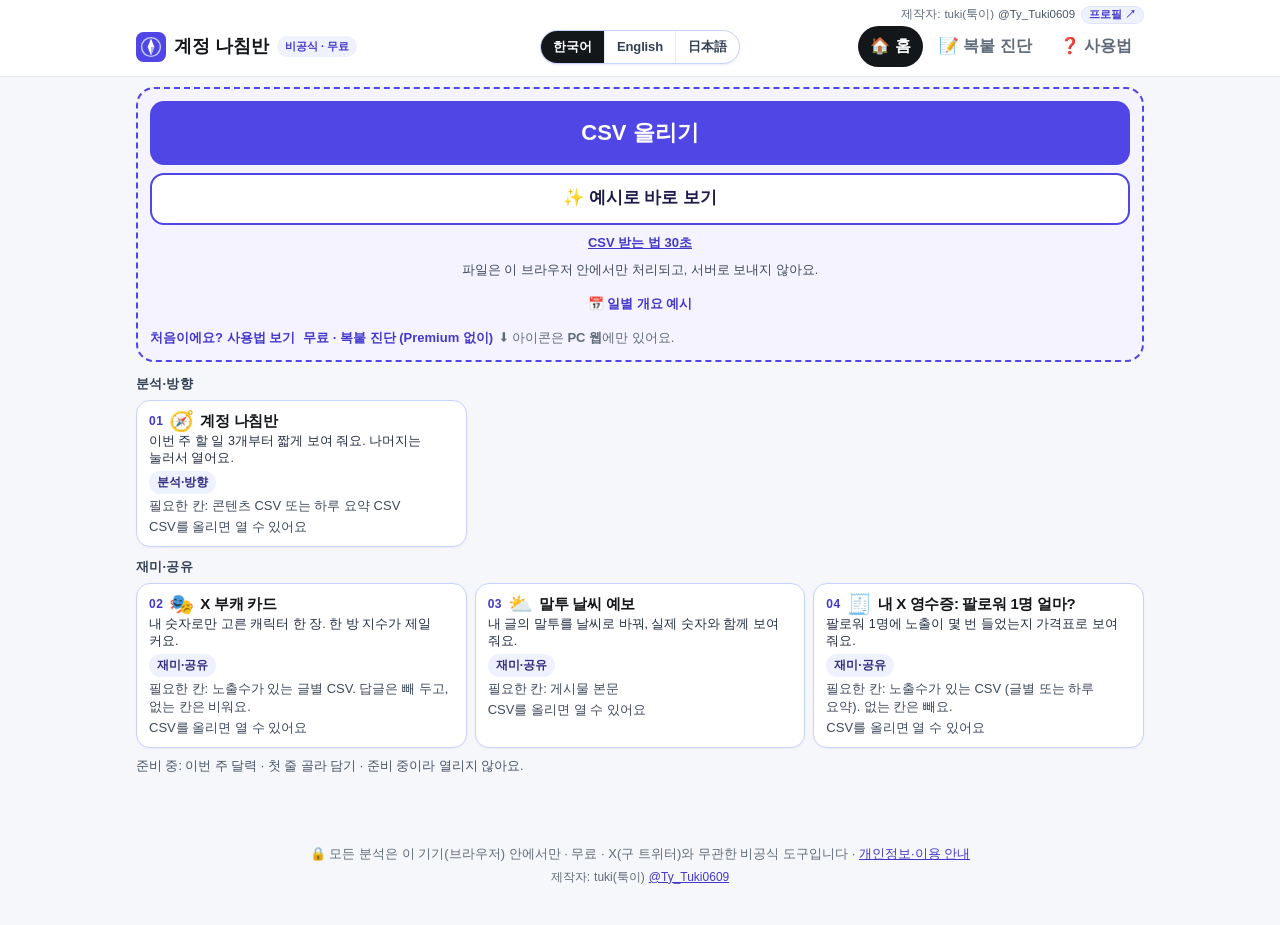
<file: index.html>
<!doctype html>
<html lang="ko">
<head>
<meta charset="utf-8">
<meta name="viewport" content="width=device-width, initial-scale=1">
<title>계정 나침반 · 내 X 계정, 데이터로 3분 진단</title>
<meta name="description" content="무료 · 가입 없음 · 브라우저에서만 처리. X 애널리틱스 CSV로 계정 방향을 찾아요. 비공식 도구.">
<meta property="og:type" content="website">
<meta property="og:site_name" content="계정 나침반">
<meta property="og:title" content="내 X 계정, 데이터로 3분 진단">
<meta property="og:description" content="무료 · 가입 없음 · 브라우저에서만 처리. X 애널리틱스 CSV로 계정 방향을 찾아요. 비공식 도구.">
<meta property="og:url" content="https://tuki0609.github.io/account-compass/">
<meta property="og:image" content="https://tuki0609.github.io/account-compass/og-image.png">
<meta property="og:image:width" content="1200">
<meta property="og:image:height" content="630">
<meta property="og:image:alt" content="계정 나침반: 내 X 계정, 데이터로 3분 진단. 무료, 가입 없음, 브라우저에서만 처리. 비공식 도구.">
<meta property="og:locale" content="ko_KR">
<meta property="og:locale:alternate" content="en_US">
<meta property="og:locale:alternate" content="ja_JP">
<meta name="twitter:card" content="summary_large_image">
<meta name="twitter:title" content="내 X 계정, 데이터로 3분 진단">
<meta name="twitter:description" content="무료 · 가입 없음 · 브라우저에서만 처리. X 애널리틱스 CSV로 계정 방향을 찾아요. 비공식 도구.">
<meta name="twitter:image" content="https://tuki0609.github.io/account-compass/og-image.png">
<meta name="twitter:image:alt" content="계정 나침반: 내 X 계정, 데이터로 3분 진단. 무료, 가입 없음, 브라우저에서만 처리. 비공식 도구.">
<meta name="twitter:creator" content="@Ty_Tuki0609">
<link rel="icon" href="data:image/svg+xml,%3Csvg xmlns='http://www.w3.org/2000/svg' viewBox='0 0 32 32'%3E%3Crect width='32' height='32' rx='8' fill='%234f46e5'/%3E%3Cpath d='M16 6l4 10-4 10-4-10z' fill='%23fff'/%3E%3Cpath d='M16 16l4 0-4 10z' fill='%23c7d2fe'/%3E%3C/svg%3E">
<link rel="stylesheet" href="style.css">
</head>
<body>
<header class="top">
  <div class="wrap">
    <div class="topbar">
      <span class="credit"><span data-i18n="credit.by">제작자:</span> tuki(툭이) <span class="handle">@Ty_Tuki0609</span>
        <a class="credit-btn" href="https://x.com/Ty_Tuki0609" target="_blank" rel="noopener" data-i18n="credit.btn" data-i18n-title="credit.title">프로필 ↗</a></span>
    </div>
    <div class="top-in">
      <div class="brand"><span class="logo" aria-hidden="true"><svg viewBox="0 0 32 32" width="30" height="30"><rect width="32" height="32" rx="8" fill="#4f46e5"/><circle cx="16" cy="16" r="10" fill="none" stroke="#c7d2fe" stroke-width="1.5"/><path d="M16 7l3.6 9L16 25l-3.6-9z" fill="#fff"/><path d="M16 16h3.6L16 25z" fill="#a5b4fc"/></svg></span>
        <span data-i18n="brand.name">계정 나침반</span> <span class="tag" data-i18n="brand.tag">비공식 · 무료</span></div>
      <div class="lang" data-lang-toggle role="group" aria-label="Language"></div>
      <nav class="tabs" role="tablist">
        <button class="tab active" data-tab="csv" role="tab" aria-selected="true" data-i18n="tab.csv">🏠 홈</button>
        <button class="tab" data-tab="diag" role="tab" aria-selected="false" data-i18n="tab.diag">📝 복붙 진단</button>
        <button class="tab" data-tab="help" role="tab" aria-selected="false" data-i18n="tab.help">❓ 사용법</button>
      </nav>
    </div>
  </div>
</header>
<noscript><div class="wrap"><div class="alert">이 도구는 JavaScript가 필요해요. / This tool needs JavaScript. / このツールにはJavaScriptが必要です。</div></div></noscript>

<main class="wrap">
  <!-- 홈: CSV 한 번, 카드 여러 장 -->
  <section id="tab-csv" class="panel active">
    <div id="home">
      <div id="drop" class="csv-hero" tabindex="0">
        <button type="button" id="csv-pick" class="btn csv-big" data-i18n="drop.title">CSV 올리기</button>
        <button type="button" id="btn-sample" class="btn csv-example" data-sample="sample.csv" data-i18n="btn.sample"></button>
        <a id="csv-how" class="csv-how" href="#" data-goto="help" data-i18n="home.how30">CSV 받는 법 30초</a>
        <p class="csv-note" data-i18n="drop.sub"></p>
        <button type="button" id="btn-sample-ov" class="csv-ov" data-sample="sample_overview.csv" data-i18n="btn.sampleOv"></button>
        <div class="beginner">
          <a class="beginner-cta" href="#" data-goto="help" data-i18n="home.howto">처음이에요? 사용법 보기</a>
          <a class="beginner-cta alt" href="#" data-goto="diag" data-i18n="home.diag">무료 · 복붙 진단 (Premium 없이)</a>
          <span class="beginner-note muted small" data-i18n-html="home.note"></span>
        </div>
        <div id="hub-ask" class="hub-ask" hidden role="status"><p id="hub-ask-text"></p></div>
        <div id="home-status" aria-live="polite" hidden></div>
        <div id="csv-error" class="alert" hidden></div>
        <input type="file" id="file" accept=".csv,text/csv,text/plain" hidden>
      </div>
      <div id="hub-board"></div>
    </div>

    <div id="card-view" hidden>
      <button type="button" class="btn ghost back-home" id="back-home" data-i18n="hub.back">← 홈으로</button>
      <div id="card-tabs" class="card-tabs" role="tablist" hidden></div>
      <div id="card-compass" data-card="compass" hidden>
        <div id="compass-empty" class="card"><p data-i18n="compass.empty"></p></div>
        <div id="overview" hidden></div>
        <div id="results" hidden>
      <div id="sample-banner" class="banner" hidden data-i18n-html="results.sampleBanner"></div>
      <div id="col-info" class="muted small col-info"></div>

      <div id="actions-block">
      <h2 data-i18n="results.h.actions"></h2>
      <p class="muted small" data-i18n="act.note"></p>
      <div id="actions" class="actions"></div>
      </div>

      <div id="reply-box" class="banner info" hidden></div>

      <p class="muted small" data-i18n="hub.moreHint"></p>
      <div id="compass-nav" class="compass-nav" role="group">
        <button type="button" data-sec="follow" aria-expanded="false" data-i18n="hub.sec.follow"></button>
        <button type="button" data-sec="fit" aria-expanded="false" data-i18n="hub.sec.fit"></button>
        <button type="button" data-sec="replies" aria-expanded="false" data-i18n="hub.sec.replies"></button>
        <button type="button" data-sec="summary" aria-expanded="false" data-i18n="hub.sec.summary"></button>
        <button type="button" data-sec="ideas" aria-expanded="false" data-i18n="hub.sec.ideas"></button>
        <button type="button" data-sec="cats" aria-expanded="false" data-i18n="hub.sec.cats"></button>
        <button type="button" data-sec="rank" aria-expanded="false" data-i18n="hub.sec.rank"></button>
        <button type="button" data-sec="heat" aria-expanded="false" data-i18n="hub.sec.heat"></button>
      </div>

      <div id="sec-follow" class="csec" hidden>
      <div id="follow-block">
      <h2 data-i18n="results.h.fsrc"></h2>
      <div id="follow-src"></div>
      </div>
      </div>

      <div id="sec-fit" class="csec" hidden>
      <div id="fit-block">
      <h2 data-i18n="results.h.fit"></h2>
      <div id="fit"></div>
      </div>
      </div>

      <div id="sec-replies" class="csec" hidden>
      <div id="rtarget-block">
      <h2 data-i18n="results.h.rtarget"></h2>
      <div id="rtarget"></div>
      </div>
      </div>

      <div id="sec-summary" class="csec" hidden>
      <h2 data-i18n="results.h.summary"></h2>
      <div id="summary" class="kpis"></div>
      </div>

      <div id="sec-ideas" class="csec" hidden>
      <h2 data-i18n="results.h.suggest"></h2>
      <div id="suggest" class="cards2"></div>
      <h2 data-i18n="results.h.series"></h2>
      <div id="series" class="cards3"></div>
      </div>

      <div id="sec-cats" class="csec" hidden>
      <h2 data-i18n="results.h.cat"></h2>
      <p class="muted small" data-i18n="results.catNote"></p>
      <div id="cat-chart" class="chart"></div>
      <div class="tbl-wrap"><table id="cat-table" class="tbl"></table></div>
      <h2 data-i18n="results.h.hooks"></h2>
      <p class="muted small" data-i18n="results.hookNote"></p>
      <div class="tbl-wrap"><table id="hook-table" class="tbl"></table></div>
      </div>

      <div id="sec-rank" class="csec" hidden>
      <h2 data-i18n="results.h.rank"></h2>
      <div class="row gap wrap-row">
        <label class="small"><span data-i18n="rank.by"></span>
          <select id="rank-metric">
            <option value="imp" data-i18n="metric.imp"></option>
            <option value="likes" data-i18n="metric.likes"></option>
            <option value="bm" data-i18n="metric.bm"></option>
            <option value="er" data-i18n="metric.er"></option>
            <option value="nf" data-i18n="metric.nf"></option>
            <option value="prof" data-i18n="metric.prof"></option>
          </select>
        </label>
      </div>
      <div class="cards2">
        <div class="card"><h3 data-i18n="rank.top"></h3><ol id="top5" class="posts"></ol></div>
        <div class="card"><h3 data-i18n="rank.bottom"></h3><ol id="bottom5" class="posts"></ol></div>
      </div>

      </div>

      <div id="sec-heat" class="csec" hidden>
      <h2 data-i18n="results.h.heat"></h2>
      <div class="row gap wrap-row">
        <label class="small"><span data-i18n="heat.by"></span>
          <select id="heat-metric">
            <option value="likes" data-i18n="heat.m.likes"></option>
            <option value="imp" data-i18n="heat.m.imp"></option>
            <option value="n" data-i18n="heat.m.n"></option>
          </select>
        </label>
        <span id="time-src" class="muted small"></span>
      </div>
      <div id="heatmap" class="heat-wrap"></div>
      <div id="hour-blocks" class="chart"></div>

      </div>

      <p class="muted small foot-note" data-i18n="results.footnote"></p>
        </div>
      </div>
      <div id="card-dynamic" hidden></div>
    </div>
  </section>

  <!-- 복붙 진단 -->
  <section id="tab-diag" class="panel">
    <div class="card">
      <h1 data-i18n="diag.h1"></h1>
      <p data-i18n="diag.p"></p>
      <label class="lbl" for="d-text" data-i18n="diag.textLbl"></label>
      <textarea id="d-text" rows="8" data-i18n-placeholder="diag.placeholder"></textarea>
      <div class="counter muted small" id="d-count"></div>
      <div class="grid3">
        <label class="lbl"><span data-i18n="diag.hourLbl"></span>
          <select id="d-hour"></select>
        </label>
        <label class="lbl"><span data-i18n="diag.mediaLbl"></span>
          <select id="d-media">
            <option value="none" data-i18n="diag.media.optNone"></option>
            <option value="image" data-i18n="diag.media.optImage"></option>
            <option value="video" data-i18n="diag.media.optVideo"></option>
            <option value="gif" data-i18n="diag.media.optGif"></option>
          </select>
        </label>
        <label class="lbl"><span data-i18n="diag.kindLbl"></span>
          <select id="d-kind">
            <option value="post" data-i18n="diag.kind.post"></option>
            <option value="quote" data-i18n="diag.kind.quote"></option>
            <option value="thread" data-i18n="diag.kind.thread"></option>
          </select>
        </label>
      </div>
      <details class="opt">
        <summary data-i18n="diag.optSummary"></summary>
        <div class="grid3">
          <label class="lbl"><span data-i18n="diag.views"></span><input id="d-views" type="number" min="0" inputmode="numeric"></label>
          <label class="lbl"><span data-i18n="diag.likes"></span><input id="d-likes" type="number" min="0" inputmode="numeric"></label>
          <label class="lbl"><span data-i18n="diag.bm"></span><input id="d-bm" type="number" min="0" inputmode="numeric"></label>
        </div>
      </details>
      <div class="row gap"><button id="d-run" class="btn" data-i18n="diag.run"></button><button id="d-ex" class="btn ghost" data-i18n="diag.exBtn"></button></div>
    </div>
    <div id="d-result" hidden></div>
  </section>

  <!-- 사용법 -->
  <section id="tab-help" class="panel">
    <div class="card prose">
      <h1 data-i18n="howto.title"></h1>
      <p data-i18n-html="howto.intro"></p>
      <div class="paths">
        <a href="#path-a" class="path"><b data-i18n="howto.pathA.short"></b><span class="muted small" data-i18n="howto.pathA.who"></span></a>
        <a href="#path-b" class="path"><b data-i18n="howto.pathB.short"></b><span class="muted small" data-i18n="howto.pathB.who"></span></a>
      </div>
    </div>
    <div class="note warn" data-i18n-html="howto.pc"></div>

    <h2 id="path-a" data-i18n="howto.pathA.h"></h2>
    <p class="ill-note" data-i18n="howto.illNote"></p>
    <ol class="steps">
      <li class="step card">
        <div class="step-n">1</div>
        <svg class="ill" viewBox="0 0 320 190" role="img" aria-hidden="true">
          <rect x="6" y="6" width="308" height="178" rx="10" fill="#fff" stroke="#cbd5e1"/>
          <path d="M6 16a10 10 0 0 1 10-10h288a10 10 0 0 1 10 10v16H6z" fill="#f1f5f9"/>
          <circle cx="20" cy="19" r="3.5" fill="#fca5a5"/><circle cx="31" cy="19" r="3.5" fill="#fcd34d"/><circle cx="42" cy="19" r="3.5" fill="#86efac"/>
          <rect x="56" y="11" width="190" height="16" rx="8" fill="#fff" stroke="#e2e8f0"/>
          <text x="66" y="22.5" font-size="9" fill="#475569">x.com/i/account_analytics</text>
          <text x="262" y="23" font-size="9" fill="#94a3b8" data-i18n="ill.pc">PC</text>
          <line x1="88" y1="32" x2="88" y2="184" stroke="#e2e8f0"/>
          <rect x="16" y="44" width="56" height="7" rx="3.5" fill="#e2e8f0"/><rect x="16" y="60" width="48" height="7" rx="3.5" fill="#e2e8f0"/><rect x="16" y="76" width="52" height="7" rx="3.5" fill="#e2e8f0"/>
          <rect x="12" y="90" width="72" height="20" rx="10" fill="#eef2ff" stroke="#4f46e5" stroke-width="1.5"/>
          <rect x="19" y="101" width="3" height="5" fill="#4f46e5"/><rect x="24" y="97" width="3" height="9" fill="#4f46e5"/><rect x="29" y="94" width="3" height="12" fill="#4f46e5"/>
          <text x="37" y="104" font-size="9" font-weight="700" fill="#3730a3" data-i18n="ill.analytics">애널리틱스</text>
          <rect x="16" y="120" width="44" height="7" rx="3.5" fill="#e2e8f0"/>
          <rect x="100" y="44" width="62" height="38" rx="6" fill="#f8fafc" stroke="#e2e8f0"/><rect x="170" y="44" width="62" height="38" rx="6" fill="#f8fafc" stroke="#e2e8f0"/><rect x="240" y="44" width="62" height="38" rx="6" fill="#f8fafc" stroke="#e2e8f0"/>
          <rect x="108" y="52" width="30" height="5" rx="2.5" fill="#cbd5e1"/><rect x="108" y="64" width="40" height="9" rx="3" fill="#94a3b8"/>
          <rect x="178" y="52" width="30" height="5" rx="2.5" fill="#cbd5e1"/><rect x="178" y="64" width="36" height="9" rx="3" fill="#94a3b8"/>
          <rect x="248" y="52" width="30" height="5" rx="2.5" fill="#cbd5e1"/><rect x="248" y="64" width="42" height="9" rx="3" fill="#94a3b8"/>
          <polyline points="102,160 130,140 158,148 186,118 214,128 242,104 270,112 300,96" fill="none" stroke="#a5b4fc" stroke-width="3" stroke-linecap="round" stroke-linejoin="round"/>
          <path d="M70 112l0 20 5-5 4 9 4-2-4-9 7 0z" fill="#111827" stroke="#fff" stroke-width="1.2"/>
        </svg>
        <h3 data-i18n="howto.a1.t"></h3><p class="small" data-i18n-html="howto.a1.d"></p>
      </li>
      <li class="step card wide">
        <div class="step-n">2</div>
        <svg class="ill" viewBox="0 0 640 220" role="img" aria-hidden="true">
          <rect x="4" y="4" width="632" height="212" rx="12" fill="#fff" stroke="#cbd5e1"/>
          <text x="20" y="36" font-size="18" font-weight="800" fill="#0f1419" data-i18n="ill.analytics">애널리틱스</text>
          <line x1="16" y1="108" x2="624" y2="108" stroke="#e6e9ef"/>
          <text x="68" y="86" font-size="15" text-anchor="middle" fill="#64748b" data-i18n="ill.tabSum">요약</text>
          <text x="158" y="86" font-size="14" text-anchor="middle" fill="#64748b" data-i18n="ill.tabAud">오디언스</text>
          <rect x="236" y="62" width="108" height="40" rx="8" fill="#fff7ed" stroke="#f59e0b" stroke-width="2.4"/>
          <text x="290" y="88" font-size="15" font-weight="800" text-anchor="middle" fill="#0f1419" data-i18n="ill.content">콘텐츠</text>
          <rect x="252" y="104" width="76" height="4" rx="2" fill="#4f46e5"/>
          <text x="404" y="86" font-size="15" text-anchor="middle" fill="#64748b" data-i18n="ill.tabVideo">동영상</text>
          <text x="508" y="86" font-size="15" text-anchor="middle" fill="#64748b" data-i18n="ill.tabLive">라이브</text>
          <text x="596" y="86" font-size="15" text-anchor="middle" fill="#64748b" data-i18n="ill.tabSpace">스페이스</text>
          <path d="M290 118v22" stroke="#4f46e5" stroke-width="2.2" fill="none"/>
          <path d="M282 132l8 12 8-12" fill="#4f46e5"/>
          <text x="318" y="164" font-size="16" font-weight="800" fill="#3730a3" data-i18n="ill.forPosts">👉 글별 CSV는 이 탭</text>
          <g fill="#e2e8f0"><rect x="20" y="182" width="250" height="8" rx="4"/><rect x="290" y="182" width="140" height="8" rx="4"/></g>
          <g fill="#cbd5e1"><rect x="450" y="182" width="70" height="8" rx="4"/><rect x="534" y="182" width="86" height="8" rx="4"/></g>
        </svg>
        <h3 data-i18n="howto.a2.t"></h3><p class="small" data-i18n-html="howto.a2.d"></p>
      </li>
      <li class="step card wide">
        <div class="step-n">3</div>
        <svg class="ill" viewBox="0 0 640 240" role="img" aria-hidden="true">
          <rect x="4" y="4" width="632" height="232" rx="12" fill="#fff" stroke="#cbd5e1"/>
          <text x="20" y="36" font-size="18" font-weight="800" fill="#0f1419" data-i18n="ill.account">계정 개요</text>
          <rect x="20" y="54" width="124" height="36" rx="18" fill="#fff" stroke="#e2e8f0"/>
          <circle cx="42" cy="72" r="8" fill="none" stroke="#64748b" stroke-width="1.5"/>
          <path d="M38.4 72.2l2.6 2.6 5-5.2" fill="none" stroke="#64748b" stroke-width="1.5" stroke-linecap="round" stroke-linejoin="round"/>
          <text x="56" y="77" font-size="13" fill="#334155" data-i18n="ill.verified">인증됨</text>
          <circle cx="176" cy="72" r="17" fill="#fff" stroke="#e2e8f0"/>
          <rect x="167" y="66" width="18" height="13" rx="2" fill="none" stroke="#0f1419" stroke-width="1.5"/>
          <line x1="167" y1="71" x2="185" y2="71" stroke="#0f1419" stroke-width="1.3"/>
          <line x1="172" y1="62" x2="172" y2="68" stroke="#0f1419" stroke-width="1.5" stroke-linecap="round"/>
          <line x1="181" y1="62" x2="181" y2="68" stroke="#0f1419" stroke-width="1.5" stroke-linecap="round"/>
          <g font-size="14" font-weight="700" text-anchor="middle">
            <rect x="204" y="54" width="52" height="36" rx="18" fill="#fff" stroke="#e2e8f0"/><text x="230" y="77" fill="#334155">7D</text>
            <rect x="264" y="54" width="52" height="36" rx="18" fill="#fff" stroke="#e2e8f0"/><text x="290" y="77" fill="#334155">2W</text>
            <rect x="324" y="54" width="52" height="36" rx="18" fill="#0f1419"/><text x="350" y="77" fill="#fff">4W</text>
            <rect x="384" y="54" width="52" height="36" rx="18" fill="#fff" stroke="#e2e8f0"/><text x="410" y="77" fill="#334155">3M</text>
            <rect x="444" y="54" width="48" height="36" rx="18" fill="#fff" stroke="#e2e8f0"/><text x="468" y="77" fill="#334155">1Y</text>
          </g>
          <circle cx="568" cy="72" r="18" fill="#fff" stroke="#cfd6dd" stroke-width="1.6"/>
          <path d="M568 60.5v11" fill="none" stroke="#0f1419" stroke-width="2" stroke-linecap="round"/>
          <path d="M563.4 67.6 568 72.2l4.6-4.6" fill="none" stroke="#0f1419" stroke-width="2" stroke-linecap="round" stroke-linejoin="round"/>
          <path d="M560 75.4h16v5a1.3 1.3 0 0 1-1.3 1.3h-13.4a1.3 1.3 0 0 1-1.3-1.3z" fill="none" stroke="#0f1419" stroke-width="2" stroke-linejoin="round"/>
          <circle cx="568" cy="72" r="28" fill="none" stroke="#f59e0b" stroke-width="2.6" stroke-dasharray="4 3"/>
          <text x="40" y="168" font-size="18" font-weight="800" fill="#3730a3" data-i18n="ill.tapDl">⬇ 이 아이콘</text>
          <path d="M200 158 C 340 158, 500 130, 560 104" fill="none" stroke="#4f46e5" stroke-width="2.8" stroke-linecap="round"/>
          <path d="M548 112l10-16 14 10z" fill="#4f46e5"/>
          <text x="40" y="206" font-size="15" fill="#475569" data-i18n="ill.csvDown">파일이 받아져요</text>
        </svg>
        <h3 data-i18n="howto.a3.t"></h3><p class="small" data-i18n-html="howto.a3.d"></p>
      </li>
      <li class="step card">
        <div class="step-n">4</div>
        <svg class="ill" viewBox="0 0 320 190" role="img" aria-hidden="true">
          <rect x="6" y="6" width="308" height="178" rx="10" fill="#fff" stroke="#cbd5e1"/>
          <rect x="10" y="10" width="300" height="22" rx="8" fill="#f8fafc"/>
          <rect x="18" y="15" width="12" height="12" rx="3" fill="#4f46e5"/><text x="36" y="25" font-size="9.5" font-weight="700" fill="#334155" data-i18n="brand.name">계정 나침반</text>
          <rect x="30" y="46" width="260" height="120" rx="12" fill="#f5f5ff" stroke="#818cf8" stroke-width="2" stroke-dasharray="7 5"/>
          <text x="160" y="136" font-size="11" font-weight="700" text-anchor="middle" fill="#3730a3" data-i18n="ill.dropHere">여기에 끌어다 놓기</text>
          <text x="160" y="152" font-size="9" text-anchor="middle" fill="#64748b" data-i18n="ill.localOnly">브라우저 안에서만 처리 🔒</text>
          <g transform="translate(188 62) rotate(12)"><path d="M0 0h26l10 10v36a4 4 0 0 1-4 4H0a4 4 0 0 1-4-4V4a4 4 0 0 1 4-4z" fill="#f0fdf4" stroke="#16a34a" stroke-width="1.5"/><rect x="0" y="22" width="28" height="11" rx="3" fill="#16a34a"/><text x="14" y="30.5" font-size="7.5" font-weight="800" text-anchor="middle" fill="#fff">CSV</text></g>
          <path d="M150 72 C 160 80, 170 84, 182 86" fill="none" stroke="#94a3b8" stroke-width="2" stroke-dasharray="4 4"/>
          <path d="M140 88v22m-8-8l8 8 8-8" fill="none" stroke="#4f46e5" stroke-width="2.4" stroke-linecap="round" stroke-linejoin="round"/>
          <path d="M226 104l0 20 5-5 4 9 4-2-4-9 7 0z" fill="#111827" stroke="#fff" stroke-width="1.2"/>
        </svg>
        <h3 data-i18n="howto.a4.t"></h3><p class="small" data-i18n-html="howto.a4.d"></p>
      </li>
    </ol>
    <div class="note" data-i18n-html="howto.plan"></div>
    <div class="note" data-i18n-html="howto.ovNote"></div>
    <div class="note" data-i18n-html="howto.timeNote"></div>
    <div class="row gap wrap-row"><button class="btn" data-goto="csv" data-i18n="howto.goCsv"></button></div>

    <h2 id="path-b" data-i18n="howto.pathB.h"></h2>
    <p class="ill-note" data-i18n="howto.illNote"></p>
    <ol class="steps steps3">
      <li class="step card">
        <div class="step-n">1</div>
        <svg class="ill" viewBox="0 0 320 190" role="img" aria-hidden="true">
          <rect x="6" y="6" width="308" height="178" rx="10" fill="#fff" stroke="#cbd5e1"/>
          <circle cx="34" cy="36" r="14" fill="#e2e8f0"/>
          <rect x="56" y="26" width="70" height="8" rx="4" fill="#94a3b8"/><rect x="132" y="26" width="50" height="8" rx="4" fill="#e2e8f0"/>
          <rect x="54" y="52" width="236" height="66" rx="4" fill="#dbeafe"/>
          <g fill="#64748b"><rect x="60" y="58" width="200" height="8" rx="4"/><rect x="60" y="74" width="220" height="8" rx="4"/><rect x="60" y="90" width="170" height="8" rx="4"/><rect x="60" y="106" width="120" height="8" rx="4"/></g>
          <g fill="#e2e8f0"><rect x="56" y="140" width="22" height="8" rx="4"/><rect x="110" y="140" width="22" height="8" rx="4"/><rect x="164" y="140" width="22" height="8" rx="4"/><rect x="218" y="140" width="22" height="8" rx="4"/></g>
          <rect x="196" y="118" width="104" height="30" rx="8" fill="#111827"/>
          <text x="248" y="137" font-size="10.5" font-weight="700" text-anchor="middle" fill="#fff" data-i18n="ill.copy">복사 (Ctrl+C)</text>
        </svg>
        <h3 data-i18n="howto.b1.t"></h3><p class="small" data-i18n-html="howto.b1.d"></p>
      </li>
      <li class="step card">
        <div class="step-n">2</div>
        <svg class="ill" viewBox="0 0 320 190" role="img" aria-hidden="true">
          <rect x="6" y="6" width="308" height="178" rx="10" fill="#fff" stroke="#cbd5e1"/>
          <rect x="18" y="16" width="98" height="24" rx="12" fill="#14171a"/>
          <text x="67" y="32" font-size="10" font-weight="700" text-anchor="middle" fill="#fff" data-i18n="ill.diagTab">복붙 진단</text>
          <rect x="18" y="50" width="284" height="88" rx="10" fill="#fff" stroke="#818cf8" stroke-width="2"/>
          <g fill="#94a3b8"><rect x="30" y="62" width="180" height="8" rx="4"/><rect x="30" y="78" width="220" height="8" rx="4"/><rect x="30" y="94" width="160" height="8" rx="4"/><rect x="30" y="110" width="110" height="8" rx="4"/></g>
          <rect x="144" y="108" width="2" height="14" fill="#4f46e5"/>
          <text x="232" y="128" font-size="10" fill="#64748b">Ctrl+V</text>
          <rect x="18" y="148" width="86" height="26" rx="13" fill="#4f46e5"/>
          <text x="61" y="165" font-size="10.5" font-weight="700" text-anchor="middle" fill="#fff" data-i18n="ill.diagRun">진단하기</text>
          <path d="M86 156l0 20 5-5 4 9 4-2-4-9 7 0z" fill="#111827" stroke="#fff" stroke-width="1.2"/>
        </svg>
        <h3 data-i18n="howto.b2.t"></h3><p class="small" data-i18n-html="howto.b2.d"></p>
      </li>
      <li class="step card">
        <div class="step-n">3</div>
        <svg class="ill" viewBox="0 0 320 190" role="img" aria-hidden="true">
          <rect x="6" y="6" width="308" height="178" rx="10" fill="#fff" stroke="#cbd5e1"/>
          <circle cx="66" cy="66" r="36" fill="none" stroke="#eef2f7" stroke-width="9"/>
          <circle cx="66" cy="66" r="36" fill="none" stroke="#17a34a" stroke-width="9" stroke-linecap="round" stroke-dasharray="226" stroke-dashoffset="41" transform="rotate(-90 66 66)"/>
          <text x="66" y="73" font-size="20" font-weight="800" text-anchor="middle" fill="#14171a">82</text>
          <rect x="120" y="44" width="150" height="10" rx="5" fill="#86efac"/><rect x="120" y="62" width="110" height="8" rx="4" fill="#e2e8f0"/>
          <g font-size="12"><text x="20" y="130">✅</text><text x="20" y="152">✅</text><text x="20" y="174">🟡</text></g>
          <g fill="#cbd5e1"><rect x="44" y="121" width="150" height="8" rx="4"/><rect x="44" y="143" width="120" height="8" rx="4"/><rect x="44" y="165" width="170" height="8" rx="4"/></g>
          <g font-size="10" fill="#64748b" text-anchor="end"><text x="300" y="129">30/30</text><text x="300" y="151">20/25</text><text x="300" y="173">9/15</text></g>
        </svg>
        <h3 data-i18n="howto.b3.t"></h3><p class="small" data-i18n-html="howto.b3.d"></p>
      </li>
    </ol>
    <div class="row gap wrap-row"><button class="btn" data-goto="diag" data-i18n="howto.goDiag"></button></div>

    <div class="card prose" style="margin-top:22px">
      <h3 data-i18n="howto.read.h"></h3>
      <ul><li data-i18n-html="howto.read.1"></li><li data-i18n-html="howto.read.2"></li><li data-i18n-html="howto.read.3"></li><li data-i18n-html="howto.read.4"></li><li data-i18n-html="howto.read.5"></li></ul>
      <h3 data-i18n="howto.cols.h"></h3>
      <p class="small" data-i18n-html="howto.cols.p"></p>
      <h3 data-i18n="howto.privacy.h"></h3>
      <ul><li data-i18n-html="howto.privacy.1"></li><li data-i18n-html="howto.privacy.2"></li><li data-i18n-html="howto.privacy.3"></li></ul>
      <p class="small"><a href="privacy.html" data-i18n="footer.privacy"></a></p>
      <p class="muted small" data-i18n="notice.full"></p>
    </div>
  </section>
</main>
<footer class="wrap foot muted small">
  <div><span data-i18n="footer.local"></span> · <span data-i18n="notice.unofficial"></span> · <a href="privacy.html" data-i18n="footer.privacy"></a></div>
  <div class="credit foot-credit"><span data-i18n="credit.by">제작자:</span> tuki(툭이) <a href="https://x.com/Ty_Tuki0609" target="_blank" rel="noopener">@Ty_Tuki0609</a></div>
</footer>
<script src="i18n.js"></script>
<script src="samples.js"></script>
<script src="app.js"></script>
<script src="diag.js"></script>
<script src="overview.js"></script>
<script src="hub.js"></script>
<script src="weather.js"></script>
<script src="receipt.js"></script>
<script src="share.js"></script>
<script src="persona.js"></script>
</body>
</html>
</file>
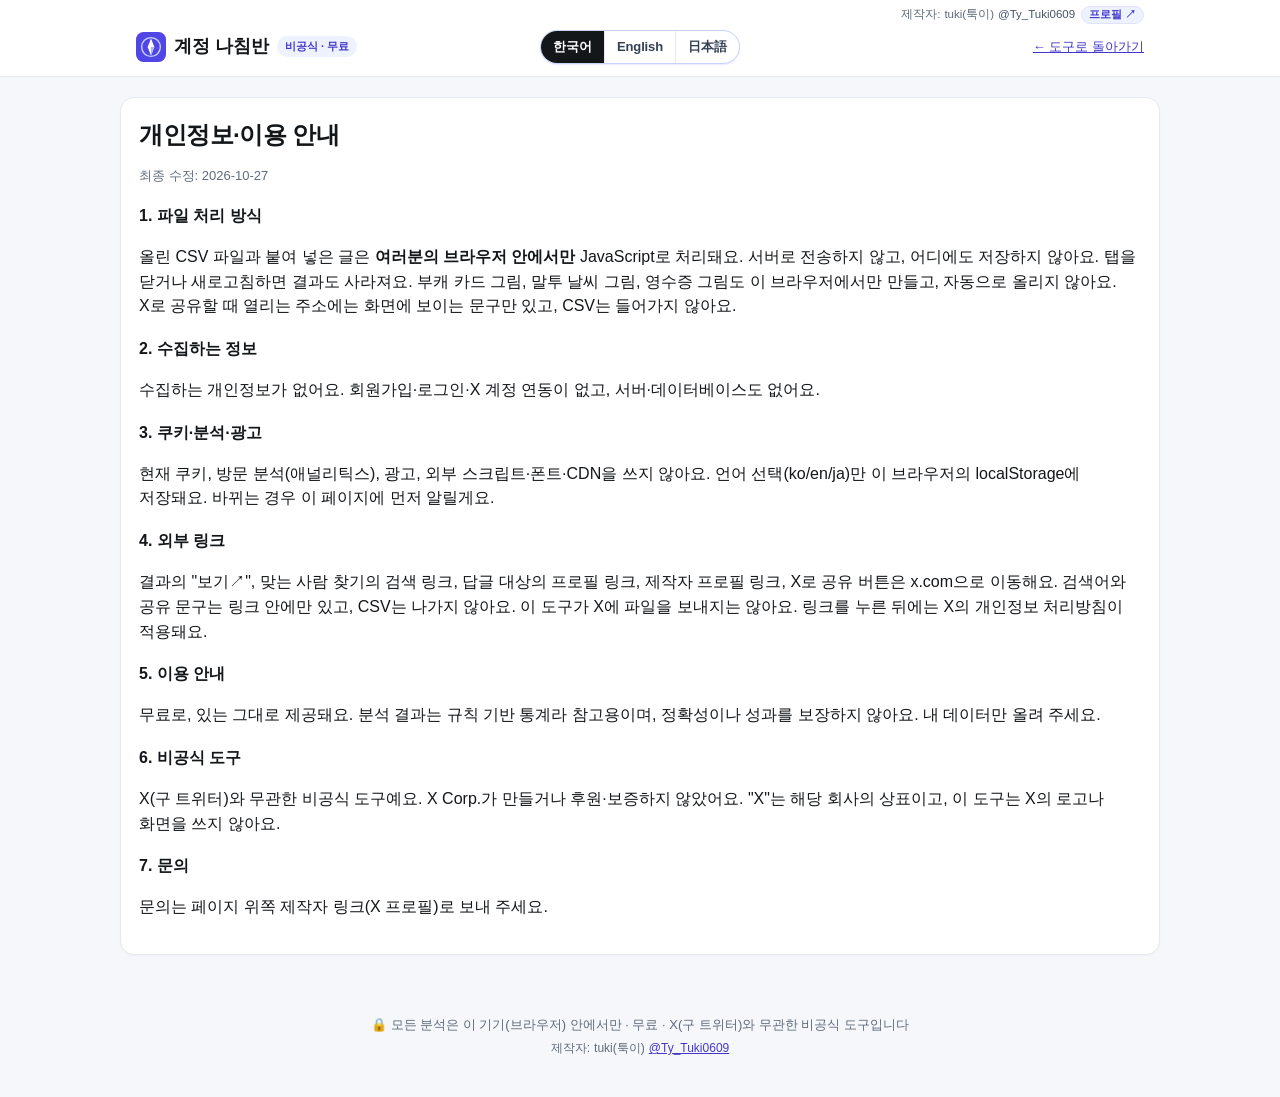
<file: privacy.html>
<!doctype html>
<html lang="ko">
<head>
<meta charset="utf-8">
<meta name="viewport" content="width=device-width, initial-scale=1">
<title>개인정보·이용 안내 · 계정 나침반</title>
<meta name="description" content="계정 나침반 개인정보·이용 안내: 파일은 브라우저 안에서만 처리되며 업로드·저장되지 않아요. 비공식 도구.">
<meta property="og:type" content="website">
<meta property="og:site_name" content="계정 나침반">
<meta property="og:title" content="개인정보·이용 안내 · 계정 나침반">
<meta property="og:description" content="파일은 브라우저 안에서만 처리되며 업로드·저장되지 않아요. 무료 · 가입 없음. 비공식 도구.">
<meta property="og:url" content="https://tuki0609.github.io/account-compass/privacy.html">
<meta property="og:image" content="https://tuki0609.github.io/account-compass/og-image.png">
<meta property="og:image:width" content="1200">
<meta property="og:image:height" content="630">
<meta property="og:image:alt" content="계정 나침반: 내 X 계정, 데이터로 3분 진단. 무료, 가입 없음, 브라우저에서만 처리. 비공식 도구.">
<meta property="og:locale" content="ko_KR">
<meta property="og:locale:alternate" content="en_US">
<meta property="og:locale:alternate" content="ja_JP">
<meta name="twitter:card" content="summary_large_image">
<meta name="twitter:title" content="개인정보·이용 안내 · 계정 나침반">
<meta name="twitter:description" content="파일은 브라우저 안에서만 처리되며 업로드·저장되지 않아요. 무료 · 가입 없음. 비공식 도구.">
<meta name="twitter:image" content="https://tuki0609.github.io/account-compass/og-image.png">
<meta name="twitter:image:alt" content="계정 나침반: 내 X 계정, 데이터로 3분 진단. 무료, 가입 없음, 브라우저에서만 처리. 비공식 도구.">
<meta name="twitter:creator" content="@Ty_Tuki0609">
<link rel="icon" href="data:image/svg+xml,%3Csvg xmlns='http://www.w3.org/2000/svg' viewBox='0 0 32 32'%3E%3Crect width='32' height='32' rx='8' fill='%234f46e5'/%3E%3Cpath d='M16 6l4 10-4 10-4-10z' fill='%23fff'/%3E%3C/svg%3E">
<link rel="stylesheet" href="style.css">
</head>
<body data-page="privacy">
<header class="top">
  <div class="wrap">
    <div class="topbar">
      <span class="credit"><span data-i18n="credit.by">제작자:</span> tuki(툭이) <span class="handle">@Ty_Tuki0609</span>
        <a class="credit-btn" href="https://x.com/Ty_Tuki0609" target="_blank" rel="noopener" data-i18n="credit.btn" data-i18n-title="credit.title">프로필 ↗</a></span>
    </div>
    <div class="top-in">
      <a class="brand" href="index.html"><span class="logo" aria-hidden="true"><svg viewBox="0 0 32 32" width="30" height="30"><rect width="32" height="32" rx="8" fill="#4f46e5"/><circle cx="16" cy="16" r="10" fill="none" stroke="#c7d2fe" stroke-width="1.5"/><path d="M16 7l3.6 9L16 25l-3.6-9z" fill="#fff"/><path d="M16 16h3.6L16 25z" fill="#a5b4fc"/></svg></span>
        <span data-i18n="brand.name">계정 나침반</span> <span class="tag" data-i18n="brand.tag">비공식 · 무료</span></a>
      <div class="lang" data-lang-toggle role="group" aria-label="Language"></div>
      <a class="small back-link" href="index.html" data-i18n="privacy.back">← 도구로 돌아가기</a>
    </div>
  </div>
</header>
<main class="wrap panel active">
  <div class="card prose">
    <h1 data-i18n="privacy.h1"></h1>
    <p class="muted small" data-i18n="privacy.updated"></p>
    <h3 data-i18n="privacy.s1.h"></h3><p data-i18n-html="privacy.s1.p"></p>
    <h3 data-i18n="privacy.s2.h"></h3><p data-i18n-html="privacy.s2.p"></p>
    <h3 data-i18n="privacy.s3.h"></h3><p data-i18n-html="privacy.s3.p"></p>
    <h3 data-i18n="privacy.s4.h"></h3><p data-i18n-html="privacy.s4.p"></p>
    <h3 data-i18n="privacy.s5.h"></h3><p data-i18n-html="privacy.s5.p"></p>
    <h3 data-i18n="privacy.s6.h"></h3><p data-i18n-html="privacy.s6.p"></p>
    <h3 data-i18n="privacy.s7.h"></h3><p data-i18n-html="privacy.s7.p"></p>
  </div>
</main>
<footer class="wrap foot muted small">
  <div><span data-i18n="footer.local"></span> · <span data-i18n="notice.unofficial"></span></div>
  <div class="credit foot-credit"><span data-i18n="credit.by">제작자:</span> tuki(툭이) <a href="https://x.com/Ty_Tuki0609" target="_blank" rel="noopener">@Ty_Tuki0609</a></div>
</footer>
<script src="i18n.js"></script>
</body>
</html>
</file>
<file: style.css>
[hidden]{display:none!important}
:root{--bg:#f6f7fb;--card:#fff;--ink:#14171a;--muted:#5f6b7a;--line:#e6e9ef;--pri:#4f46e5;--pri2:#4338ca;--pri-soft:#eef2ff;--good:#17a34a;--bad:#e5484d;--warn:#f59e0b;--r:14px}
*{box-sizing:border-box}
html,body{margin:0;background:var(--bg);color:var(--ink);font-family:-apple-system,BlinkMacSystemFont,"Apple SD Gothic Neo","Pretendard","Noto Sans KR","Malgun Gothic","Hiragino Sans","Hiragino Kaku Gothic ProN","Yu Gothic","YuGothic","Meiryo","Noto Sans JP","Noto Sans CJK JP","Segoe UI",sans-serif;line-height:1.55;-webkit-text-size-adjust:100%}
body{word-break:keep-all;overflow-wrap:anywhere}
a{color:var(--pri2)}
.wrap{max-width:1040px;margin:0 auto;padding:0 16px}
.mono{font-family:ui-monospace,SFMono-Regular,Menlo,Consolas,monospace;font-size:.92em;background:#f1f5f9;padding:0 4px;border-radius:4px}

/* 헤더: 위쪽 작은 제작자 표시, 본줄은 로고 | 언어 | 탭 */
.top{position:sticky;top:0;z-index:10;background:rgba(255,255,255,.94);backdrop-filter:blur(8px);border-bottom:1px solid var(--line)}
.topbar{display:flex;justify-content:flex-end;align-items:flex-start;gap:8px;padding-top:6px;font-size:11.5px;color:var(--muted);max-width:100%;min-width:0}
.credit{display:inline-flex;align-items:center;justify-content:flex-end;gap:4px;flex-wrap:wrap;line-height:1.3;max-width:100%;min-width:0}
.credit .handle{color:#475569}
.credit-btn{display:inline-block;font-size:10.5px;font-weight:700;text-decoration:none;color:var(--pri2);background:var(--pri-soft);border:1px solid #dfe3ff;border-radius:99px;padding:1px 7px;margin-left:2px;white-space:nowrap}
.credit-btn:hover{background:#e0e7ff}
.lang{display:inline-flex;border:1px solid #c7d2fe;border-radius:99px;overflow:hidden;background:#fff;box-shadow:0 1px 2px rgba(79,70,229,.12);flex:0 1 auto;max-width:100%}
.lang button{border:0;background:transparent;font:inherit;font-size:13px;font-weight:800;color:#334155;padding:6px 12px;cursor:pointer;white-space:nowrap;letter-spacing:-.01em}
.lang button+button{border-left:1px solid var(--line)}
.lang button.on{background:var(--ink);color:#fff}
.lang button:hover:not(.on){background:#eef2ff}
.top-in{display:grid;grid-template-columns:minmax(0,1fr) auto minmax(0,1fr);align-items:center;column-gap:12px;row-gap:6px;min-height:52px;padding:2px 0 8px}
.brand{justify-self:start;min-width:0}
.top-in>.lang{justify-self:center}
.tabs{justify-self:end;min-width:0}
.back-link{justify-self:end;white-space:nowrap}
.brand{font-weight:800;font-size:18px;display:flex;align-items:center;gap:8px;color:var(--ink);text-decoration:none}
.logo{display:inline-grid;place-items:center;width:30px;height:30px}
.logo svg{display:block}
.tag{font-size:11px;font-weight:700;background:var(--pri-soft);color:var(--pri2);padding:2px 8px;border-radius:99px}
.tabs{display:flex;gap:4px}
.tab{border:0;background:transparent;padding:8px 12px;border-radius:99px;font:inherit;font-weight:600;color:var(--muted);cursor:pointer}
.tab.active{background:var(--ink);color:#fff}
.panel{display:none;padding:20px 0 40px}.panel.active{display:block}
#tab-csv.panel{padding-top:10px}

.card{background:var(--card);border:1px solid var(--line);border-radius:var(--r);padding:18px;box-shadow:0 1px 2px rgba(0,0,0,.03)}
h1{font-size:24px;margin:0 0 6px;letter-spacing:-.02em}
h2{font-size:19px;margin:30px 0 10px;letter-spacing:-.01em}
h3{font-size:16px;margin:0 0 8px}
.muted{color:var(--muted)}.small{font-size:13px}
.row{display:flex;align-items:center}.gap{gap:12px}.wrap-row{flex-wrap:wrap;margin-bottom:8px}
.drop{margin:16px 0 12px;border:2px dashed #c7d2fe;border-radius:var(--r);padding:26px 16px;text-align:center;background:#f7f7ff;cursor:pointer;transition:.15s}
.beginner{display:flex;flex-wrap:wrap;gap:8px;margin:2px 0 8px}
.beginner-cta{display:inline-flex;align-items:center;justify-content:center;gap:6px;border-radius:99px;padding:9px 14px;font-weight:800;font-size:14px;line-height:1.35;text-decoration:none;background:var(--pri);color:#fff}
.beginner-cta:hover{background:var(--pri2)}
.beginner-cta.alt{background:#fff;color:var(--ink);border:1px solid var(--line)}
.beginner-cta.alt:hover{background:#f7f7ff;border-color:var(--pri)}
.beginner-note{margin:0 0 8px}
.dl-ico{display:inline-block;vertical-align:-4px;margin:0 2px}
.drop:hover,.drop.over{background:var(--pri-soft);border-color:var(--pri)}
.drop-ic{font-size:30px}
.unofficial{margin:6px 0 0}
.btn{border:0;background:var(--pri);color:#fff;font:inherit;font-weight:700;padding:10px 16px;border-radius:99px;cursor:pointer}
.btn:hover{background:var(--pri2)}
.btn.ghost{background:#fff;color:var(--ink);border:1px solid var(--line)}
.btn.ghost:hover{background:#f1f3f7}
.alert{margin-top:12px;background:#fff1f1;border:1px solid #ffd0d0;color:#9b1c1c;padding:12px;border-radius:10px;font-size:14px;white-space:pre-wrap}
.actions{display:grid;grid-template-columns:repeat(3,minmax(0,1fr));gap:12px;margin:0 0 8px}
.action{background:var(--card);border:1px solid var(--line);border-radius:var(--r);padding:14px 14px 12px;border-top:4px solid var(--pri);min-width:0}
.action .n{font-size:12px;font-weight:800;color:var(--pri2)}
.action .t{font-weight:800;margin:2px 0 6px;font-size:15.5px}
.action p{margin:0;font-size:13.5px}
.fsrc-grid{display:grid;grid-template-columns:repeat(auto-fit,minmax(180px,1fr));gap:10px;margin:8px 0}
.fsrc{background:var(--card);border:1px solid var(--line);border-radius:var(--r);padding:12px 14px}
.fsrc .k{font-size:12.5px;color:var(--muted)}
.fsrc .v{font-size:26px;font-weight:800;letter-spacing:-.02em}
.fsrc .s{font-size:12.5px;color:var(--muted)}
.fit-list{display:grid;gap:10px}
.fit-item{background:var(--card);border:1px solid var(--line);border-radius:var(--r);padding:12px 14px}
.fit-item .t{font-weight:800;margin-bottom:2px}
.fit-item .why{font-size:13px;color:var(--muted);margin:0 0 6px}
.fit-q{font-family:ui-monospace,SFMono-Regular,Menlo,Consolas,monospace;font-size:12.5px;background:#f6f8fb;border-radius:8px;padding:8px 10px;word-break:break-all}
.fit-links{display:flex;flex-wrap:wrap;gap:8px;margin-top:8px}
a.btn{display:inline-block;text-decoration:none}
.card.keep{border-left:4px solid var(--good)}
.card.drop{border-left:4px solid var(--bad)}
.rt-list{margin:8px 0 0;padding-left:18px}
.rt-list li{margin:3px 0;font-size:14px}
.thin td{color:#64748b}
.banner{background:#fff8e6;border:1px solid #fde3a7;padding:10px 14px;border-radius:10px;margin:18px 0 6px;font-size:14px}
.banner.info{background:#f3f4ff;border-color:#dfe3ff}
.col-info .hint,.hint{color:#94a3b8}
.kpis{display:grid;grid-template-columns:repeat(auto-fit,minmax(150px,1fr));gap:10px}
.kpi{background:var(--card);border:1px solid var(--line);border-radius:var(--r);padding:14px}
.kpi .k{font-size:12.5px;color:var(--muted)}.kpi .v{font-size:24px;font-weight:800;letter-spacing:-.02em}.kpi .s{font-size:12px;color:var(--muted)}
.cards2{display:grid;grid-template-columns:repeat(auto-fit,minmax(300px,1fr));gap:12px}
.cards3{display:grid;grid-template-columns:repeat(auto-fit,minmax(240px,1fr));gap:12px}
.sug{border-left:4px solid var(--pri)}.sug .t{font-weight:700;margin-bottom:4px}.sug p{margin:0;font-size:14px}
.ser .n{font-size:12px;color:var(--pri2);font-weight:700}.ser .t{font-weight:800;margin:2px 0 6px}.ser p{margin:0;font-size:13.5px}
.tbl-wrap{overflow-x:auto;background:var(--card);border:1px solid var(--line);border-radius:var(--r)}
.tbl{width:100%;border-collapse:collapse;font-size:14px;min-width:560px}
.tbl th,.tbl td{padding:9px 12px;border-bottom:1px solid var(--line);text-align:right;white-space:nowrap}
.tbl th:first-child,.tbl td:first-child{text-align:left}
.tbl th{background:#fafbfd;font-size:12.5px;color:var(--muted);font-weight:700}
.tbl tr:last-child td{border-bottom:0}
.hi{color:var(--good);font-weight:800}.lo{color:var(--bad);font-weight:700}
.chip{display:inline-block;font-size:11.5px;font-weight:700;padding:1px 8px;border-radius:99px;background:#eef2f7;color:#3b4a5a;margin-right:4px}
.chart{background:var(--card);border:1px solid var(--line);border-radius:var(--r);padding:12px;margin:10px 0;overflow-x:auto}
.chart svg{display:block;max-width:100%;height:auto}
.posts{margin:0;padding-left:20px}.posts li{margin:0 0 10px;font-size:14px}
.posts .txt{display:-webkit-box;-webkit-line-clamp:2;-webkit-box-orient:vertical;overflow:hidden;white-space:pre-line}
.posts .meta{font-size:12px;color:var(--muted)}
.heat-wrap{overflow-x:auto;background:var(--card);border:1px solid var(--line);border-radius:var(--r);padding:12px}
.heat{display:grid;grid-template-columns:34px repeat(24,minmax(22px,1fr));gap:3px;min-width:640px;font-size:11px}
.heat .c{aspect-ratio:1;border-radius:4px;background:#f0f2f6;display:grid;place-items:center;font-size:10px;color:#fff}
.heat .h{text-align:center;color:var(--muted)}.heat .d{color:var(--muted);display:flex;align-items:center}
.legend{display:flex;align-items:center;gap:6px;margin-top:8px;font-size:12px;color:var(--muted);flex-wrap:wrap}
.legend i{display:inline-block;width:18px;height:10px;border-radius:3px}
select,input,textarea{font:inherit;border:1px solid var(--line);border-radius:10px;padding:8px 10px;background:#fff;color:var(--ink)}
textarea{width:100%;resize:vertical;min-height:150px}
.lbl{display:flex;flex-direction:column;gap:4px;font-size:13px;font-weight:600;margin-top:10px}
.lbl input{width:100%}
.grid3{display:grid;grid-template-columns:repeat(auto-fit,minmax(180px,1fr));gap:10px}
.counter{text-align:right;margin-top:4px}
.opt{margin:14px 0}.opt summary{cursor:pointer;font-size:14px;color:var(--pri2);font-weight:600}
.score{display:flex;align-items:center;gap:18px;flex-wrap:wrap}
.ring{width:110px;height:110px}
.grade{font-size:20px;font-weight:800}
.checks{list-style:none;padding:0;margin:14px 0 0}
.checks li{display:grid;grid-template-columns:28px 1fr auto;gap:8px;padding:10px 0;border-top:1px solid var(--line);font-size:14px}
.checks .pt{font-weight:700;color:var(--muted)}
.checks .fix{grid-column:2/4;font-size:13px;color:#334155;background:#f6f8fb;border-radius:8px;padding:8px 10px}
.prose ol,.prose ul{padding-left:20px}.prose li{margin:4px 0}.prose h3{margin-top:18px}
.note{background:#f7f7ff;border:1px solid #e0e3fb;border-radius:10px;padding:10px 12px;margin:10px 0;font-size:14px}
.note.warn{background:#fff7ed;border:1px solid #fdba74;border-radius:12px;padding:12px 14px;margin:12px 0}
.foot{padding:20px 16px 40px;text-align:center;display:grid;gap:6px}
.foot-credit{justify-content:center;font-size:12px}
.foot-note{margin-top:20px}
#d-result{margin-top:14px}

/* 사용법 그림 */
.paths{display:grid;grid-template-columns:repeat(auto-fit,minmax(220px,1fr));gap:10px;margin-top:10px}
.path{display:flex;flex-direction:column;gap:2px;padding:12px 14px;border:1px solid var(--line);border-radius:12px;text-decoration:none;color:var(--ink);background:#fafbff}
.path:hover{border-color:var(--pri)}
.ill-note{font-size:12.5px;color:var(--muted);margin:-4px 0 10px}
.steps{list-style:none;padding:0;margin:0;display:grid;grid-template-columns:repeat(auto-fit,minmax(220px,1fr));gap:12px}
.step{position:relative;padding:14px}
.step h3{margin:10px 0 4px;font-size:15px}.step p{margin:0;color:#334155}
.step-n{position:absolute;top:8px;left:8px;width:24px;height:24px;border-radius:50%;background:var(--pri);color:#fff;font-weight:800;font-size:13px;display:grid;place-items:center;z-index:1}
.ill{display:block;width:100%;height:auto;border-radius:10px;background:#f8fafc}
.ill text{font-family:inherit}
.step.wide{grid-column:1 / -1}
.step.wide .ill{max-width:680px}

@media (max-width:980px){
  .top-in{display:flex;flex-wrap:wrap;align-items:center;justify-content:space-between;min-height:0;gap:6px 8px}
  .brand{flex:1 1 auto}
  .top-in>.lang{order:3;flex:1 1 100%;justify-content:center}
  .tabs{order:4;width:100%;justify-content:space-between}
  .back-link{order:2;margin-left:auto}
}
@media (max-width:640px){
  h1{font-size:20px}.tabs{width:100%;justify-content:space-between}.tab{flex:1;padding:8px 4px;font-size:13.5px}
  .top-in{padding:2px 0 6px;min-height:0;gap:6px}.brand{font-size:16px}.kpi .v{font-size:20px}.card{padding:14px}
  .actions{grid-template-columns:1fr}.fsrc .v{font-size:22px}
  .wx-metrics{grid-template-columns:1fr}
  .wx-headline{font-size:22px}
  .wx{padding:14px}
  .topbar{font-size:10.5px;gap:6px}.credit-btn{font-size:10px;padding:0 6px}
  .lang button{font-size:12.5px;padding:5px 10px}
  .steps{grid-template-columns:1fr 1fr}.step{padding:10px}.step h3{font-size:14px}
  .beginner-cta{flex:1 1 100%}
}
@media (max-width:420px){.steps{grid-template-columns:1fr}}
h2,#results,#overview,#card-view,#home{scroll-margin-top:96px}

/* 홈: CSV가 맨 위, 카드는 그 아래 */
.csv-hero{display:flex;flex-direction:column;align-items:stretch;gap:8px;margin:0 0 12px;padding:12px;border:2px dashed #4f46e5;border-radius:18px;background:#f5f3ff}
.csv-hero.over,.csv-hero.need{background:#eef2ff;border-color:#4338ca}
.csv-hero .csv-big{min-height:64px;font-size:22px;font-weight:800;border-radius:14px;width:100%}
.csv-hero .csv-example{min-height:52px;font-size:17px;font-weight:800;width:100%;background:#fff;color:#1e1b4b;border:2px solid #4f46e5;border-radius:14px}
.csv-hero .csv-example:hover{background:#eef2ff}
.csv-how{align-self:center;font-size:13px;font-weight:800;color:#4338ca}
.csv-hero .csv-note{margin:0;text-align:center;font-size:12.5px;color:#3d4a5c}
.csv-ov{align-self:center;background:transparent;border:0;color:#4338ca;font:inherit;font-weight:800;font-size:13px;min-height:32px;cursor:pointer}
.soon-line{margin:0 0 8px;font-size:12.5px;line-height:1.4;color:#475569}
.card-tabs{display:flex;flex-wrap:nowrap;gap:6px;margin:0 0 8px;overflow-x:auto}
.card-tab{border:1px solid #c7d2fe;background:#fff;border-radius:999px;padding:8px 12px;min-height:44px;font:inherit;font-weight:800;font-size:14px;color:#1e1b4b;cursor:pointer;flex:0 0 auto}
.card-tab.on{background:#14171a;color:#fff;border-color:#14171a}
.share-row{display:grid;grid-template-columns:repeat(3,minmax(0,1fr));gap:6px;margin-top:10px}
.share-row .btn{min-height:44px;padding:8px 4px;font-size:13px;border-radius:12px}
.share-note{margin:8px 0 0;font-size:13px;font-weight:700;color:#1e293b}
.ps-wrap{max-width:440px;margin:0 auto;width:100%}
.ps-tools,.rc-tools{display:flex;flex-wrap:wrap;gap:8px 14px;margin:8px 0;font-size:13px}
.ps-tools label{display:flex;gap:6px;align-items:flex-start;font-weight:700}
.ps-visual{position:relative;border-radius:28px;padding:12px;color:#fff;overflow:hidden;background:radial-gradient(circle at 18% 0%,rgba(255,255,255,.38),transparent 46%),linear-gradient(165deg,color-mix(in srgb,var(--ps) 58%,#fff) 0%,var(--ps) 48%,color-mix(in srgb,var(--ps) 58%,#000) 100%);box-shadow:0 12px 28px rgba(15,23,42,.18)}
.ps-visual::before{content:"";position:absolute;inset:0;background-image:radial-gradient(rgba(255,255,255,.28) 1.2px,transparent 1.3px);background-size:14px 14px;pointer-events:none}
.ps-inner{position:relative;z-index:1;border:2px solid rgba(255,255,255,.62);background:rgba(255,255,255,.14);border-radius:22px;padding:14px 12px 12px;text-align:center}
.ps-flag{display:inline-block;margin:0 0 6px;background:#fde68a;color:#78350f;font-weight:800;font-size:12px;border-radius:99px;padding:2px 8px}
.ps-emoji{font-size:92px;margin:0 0 10px;line-height:1.15}
.ps-name{font-size:40px;line-height:1.15;margin:8px 0 10px;font-weight:900;color:#fff;letter-spacing:-.03em}
.ps-roastbox{background:#fff;color:#1c1917;border-radius:16px;padding:10px 12px;margin:0 0 8px;box-shadow:0 5px 0 rgba(0,0,0,.12)}
.ps-roast{margin:0;font-size:16px;font-weight:900;line-height:1.35}
.ps-play{margin:0 0 4px;font-size:12px;opacity:.92}
.ps-kicker{margin:4px 0 0;font-size:13px;font-weight:800}
.ps-hit{font-size:64px;font-weight:900;letter-spacing:-.04em;margin:0;line-height:1.05}
.ps-hitline{margin:10px 0 12px;font-weight:800;font-size:14px}
.ps-stats{display:grid;gap:7px;margin:8px 0;text-align:left}
.ps-stat{display:grid;grid-template-columns:1fr auto;gap:2px 8px;align-items:center;font-size:13px;font-weight:800}
.ps-stat b{font-size:18px}
.ps-bar{grid-column:1 / -1;height:10px;border-radius:99px;background:rgba(255,255,255,.28);overflow:hidden}
.ps-bar i{display:block;height:100%;background:#fff}
.ps-miss{grid-column:2 / -1;font-weight:600;font-size:12px}
.ps-weak{margin:8px 0 4px;font-size:13px;font-weight:800;line-height:1.4;background:rgba(0,0,0,.2);border-radius:12px;padding:8px 10px}
.ps-handle,.ps-snip,.ps-foot,.ps-meta,.ps-site{margin:2px 0;font-size:12px}
.ps-foot{font-weight:800}
.ps-site{font-weight:700}
.ps-why{margin-top:12px;background:#fff;border:1px solid var(--line);border-radius:12px;padding:8px 12px}
.ps-why summary{cursor:pointer;font-weight:800}
.ps-why ul{margin:8px 0 0;padding-left:18px}
.ps-why li{margin:4px 0;font-size:13.5px}
.ps-honest{font-size:12.5px;color:#334155;margin:8px 0 0}
.ps-blocked p{margin:8px 0}
#hub-board{display:flex;flex-direction:column;gap:10px}
.hub-cat{margin:0;min-width:0}
.hub-cat h2{font-size:13px;margin:0 0 6px;letter-spacing:.02em;color:#334155}
.hub-grid{display:grid;grid-template-columns:repeat(3,minmax(0,1fr));gap:8px}
@media (max-width:800px){
  .hub-grid{grid-template-columns:repeat(2,minmax(0,1fr))}
}
.hub-card{display:flex;flex-direction:column;align-items:flex-start;gap:2px;width:100%;min-width:0;text-align:left;font:inherit;color:var(--ink);background:#fff;border:1px solid #c7d2fe;border-radius:14px;padding:10px 12px;min-height:0;cursor:pointer;box-shadow:0 1px 2px rgba(79,70,229,.06)}
.hub-card:hover{border-color:var(--pri);background:#f8f8ff}
.hub-card:focus-visible,.back-home:focus-visible,.compass-nav button:focus-visible,#wx-share:focus-visible,#rc-save:focus-visible,#ps-save:focus-visible,#csv-pick:focus-visible,#btn-sample:focus-visible{outline:3px solid #4f46e5;outline-offset:2px}
.hub-card .hd{display:flex;align-items:center;gap:6px;width:100%;min-width:0}
.hub-card .num{font-size:12px;font-weight:800;color:var(--pri2);letter-spacing:.04em;flex:0 0 auto}
.hub-card .ic{font-size:20px;line-height:1;flex:0 0 auto}
.hub-card .tt{font-size:15px;font-weight:800;letter-spacing:-.02em;line-height:1.25;min-width:0}
.hub-card .dd{margin:0;font-size:12.5px;line-height:1.35;color:#243044;display:-webkit-box;-webkit-line-clamp:2;-webkit-box-orient:vertical;overflow:hidden}
@media (max-width:800px){
  .back-home{margin:0 0 6px;min-height:40px;padding:6px 10px;font-size:14px}
  .card-tab{padding:6px 10px;font-size:13px}
  .hub-cat h2{margin:0 0 2px;font-size:12px}
  .csv-hero{padding:10px;gap:6px}
  .csv-hero .csv-big{min-height:56px;font-size:20px}
  .csv-hero .csv-example{min-height:46px;font-size:16px}
  .share-row .btn{font-size:12px;padding:8px 2px}
  #hub-board{gap:4px}
  .hub-card{padding:6px 8px}
  .hub-card .dd{-webkit-line-clamp:1}
  .hub-card .meta{gap:2px;margin-top:2px}
  .hub-card .needs:not(.quiet){display:none}
  .hub-card .why,.hub-card .ready-flag{white-space:nowrap;overflow:hidden;text-overflow:ellipsis;max-width:100%}
  .hub-card .why{padding:2px 6px}
}
.csv-hero .beginner{margin:0}
.csv-hero .beginner-cta,.csv-hero .beginner-cta.alt{background:transparent;color:var(--pri2);border:0;padding:0;border-radius:0;font-size:13px;justify-content:flex-start}
.csv-hero .beginner-note{margin:0}
#home-status{margin:0;flex:1 1 100%;background:#ecfdf3;border:1px solid #bbf7d0;border-radius:8px;padding:4px 8px;font-size:13px;font-weight:800;color:#166534}
#home-status p{margin:0}
.hub-ask{flex:1 1 100%;background:#fff;border:1px solid #c7d2fe;border-radius:10px;padding:8px 10px}
.hub-ask p{margin:0;font-weight:800;font-size:14px}
.hub-card .meta{display:flex;flex-direction:column;align-items:flex-start;gap:3px;width:100%;min-width:0;margin-top:2px}
.hub-card .tag{display:inline-block;max-width:100%;font-size:12px;font-weight:800;background:var(--pri-soft);color:#312e81;border-radius:99px;padding:2px 8px;overflow-wrap:anywhere}
.hub-card .tt,.hub-card .dd,.hub-card .why,.hub-card .needs{max-width:100%;overflow-wrap:anywhere}
.hub-card .needs,.hub-card .needs.quiet{font-size:13px;color:#3d4a5c;line-height:1.4}
.hub-card .ready-flag{font-size:13px;font-weight:800;color:#166534;background:#ecfdf3;border-radius:8px;padding:3px 8px}
.hub-card .why{font-size:13px;line-height:1.45;color:#7c2d12;background:#ffedd5;border-radius:8px;padding:6px 8px}
.hub-card.is-ready{border-color:#86efac}
.hub-card.blocked{border-color:#fdba74}
.hub-card.soon,.hub-card:disabled{opacity:1;color:#243044;background:#e7edf4;border:1px dashed #64748b;cursor:not-allowed;box-shadow:none}
.hub-card.soon .tag,.hub-card:disabled .tag{background:#d7dee8;color:#1e293b}
.hub-card.soon .why,.hub-card:disabled .why{background:#fff;color:#7c2d12}
.back-home{margin:4px 0 14px;min-height:44px;font-size:16px}
.compass-nav{display:flex;flex-wrap:wrap;gap:8px;margin:4px 0 12px}
.compass-nav button{border:1px solid var(--line);background:#fff;border-radius:999px;padding:8px 12px;font:inherit;font-weight:800;font-size:14px;color:#1e293b;cursor:pointer}
.compass-nav button[aria-expanded="true"]{background:var(--ink);color:#fff;border-color:var(--ink)}
.csec{min-width:0;max-width:100%}
#card-dynamic,#card-compass,#card-view{min-width:0;max-width:100%}

/* 말투 날씨 */
.wx{background:#fff;border:1px solid var(--line);border-radius:18px;padding:18px 16px 16px}
.wx-flag{display:inline-block;margin:0 0 8px;background:#fde68a;color:#78350f;font-weight:800;font-size:12px;border-radius:99px;padding:3px 8px}
.wx-kicker{margin:0;font-size:13px;font-weight:800;color:var(--pri2)}
.wx-headline{font-size:26px;line-height:1.35;margin:6px 0 8px;letter-spacing:-.02em}
.wx-week{margin:0 0 12px;font-weight:700;background:#eef2ff;border-radius:12px;padding:10px 12px}
.wx-metrics{display:grid;grid-template-columns:1fr 1fr;gap:10px}
.wx-m{border:1px solid var(--line);border-radius:14px;padding:12px;background:#fbfbfe;min-width:0}
.wx-m-k{font-size:12px;font-weight:800;color:#4338ca}
.wx-m-v{font-size:22px;font-weight:800;letter-spacing:-.02em;line-height:1.3}
.wx-m-real{margin:4px 0 0;font-size:13px;color:#243044;line-height:1.45}
.wx-note{margin:8px 0 0;font-size:13px;color:#3d4a5c}
.wx-honest{margin:10px 0;font-size:12.5px;color:#334155}
.wx-blocked p{margin:8px 0}

/* 내 X 영수증 */
.rc-wrap{max-width:420px;margin:0 auto;width:100%}
.rc-tools{display:flex;flex-wrap:wrap;gap:8px 14px;margin:8px 0;font-size:13px}
.rc-tools label{display:flex;gap:6px;align-items:flex-start;font-weight:700}
.rc-paper{background:#f6f1e6;color:#1c1917;border:1px solid #e7e0d4;border-radius:2px;padding:14px 12px 12px;font-family:ui-monospace,SFMono-Regular,Menlo,Consolas,"WenQuanYi Micro Hei","Droid Sans Fallback",monospace;box-shadow:0 6px 16px rgba(0,0,0,.06);overflow-wrap:anywhere}
.rc-star,.rc-thanks,.rc-site,.rc-kicker,.rc-grade,.rc-grade-line,.rc-headline{text-align:center}
.rc-star,.rc-thanks,.rc-site{font-weight:800}
.rc-star{font-size:13px;letter-spacing:.04em}
.rc-kicker{margin:6px 0 0;font-size:11px;font-weight:800;letter-spacing:.14em;color:#57534e}
.rc-paper h2.rc-grade{margin:0 0 6px;font-size:30px;line-height:1.12;font-weight:900;letter-spacing:-.03em;color:#1c1917}
.rc-grade-line{margin:0 0 8px;padding:8px 10px;border-radius:10px;background:#fff;font-size:14px;font-weight:800;line-height:1.4}
.rc-headline{margin:0 0 6px;font-size:15px;font-weight:800}
.rc-sub{text-align:center;font-size:12px;margin:2px 0}
.rc-rule{border:0;border-top:1px dashed #44403c;margin:8px 0}
.rc-line{display:flex;justify-content:space-between;gap:8px;font-size:13px;line-height:1.45}
.rc-line b{font-weight:800}
.rc-line .u{color:#44403c}
.rc-total{font-size:15px;font-weight:800}
.rc-note{font-size:12.5px;line-height:1.4;margin:0}
.rc-miss{font-size:12.5px;line-height:1.4;margin:8px 0 0;color:#7c2d12}
.rc-bars{display:flex;align-items:stretch;gap:2px;height:36px;margin:8px 0}
.rc-bars i{display:block;background:#1c1917;height:100%}
.rc-thanks{margin:14px 0 0;font-size:13px}
.rc-site{font-size:11px;font-weight:700;color:#57534e}
.rc-flag{display:inline-block;background:#fde68a;color:#78350f;font-weight:800;font-size:12px;border-radius:99px;padding:2px 8px;margin:0 0 6px}
.rc-honest{font-size:12.5px;color:#44403c;margin:8px 0 0}

#reply-box{display:grid;gap:6px;margin-top:10px}.tgl{display:flex;gap:8px;align-items:flex-start;cursor:pointer;font-weight:600;flex-wrap:wrap}.tgl input{margin-top:3px;width:18px;height:18px}
.tgl .muted{flex-basis:100%;font-weight:400;padding-left:26px}
</file>
